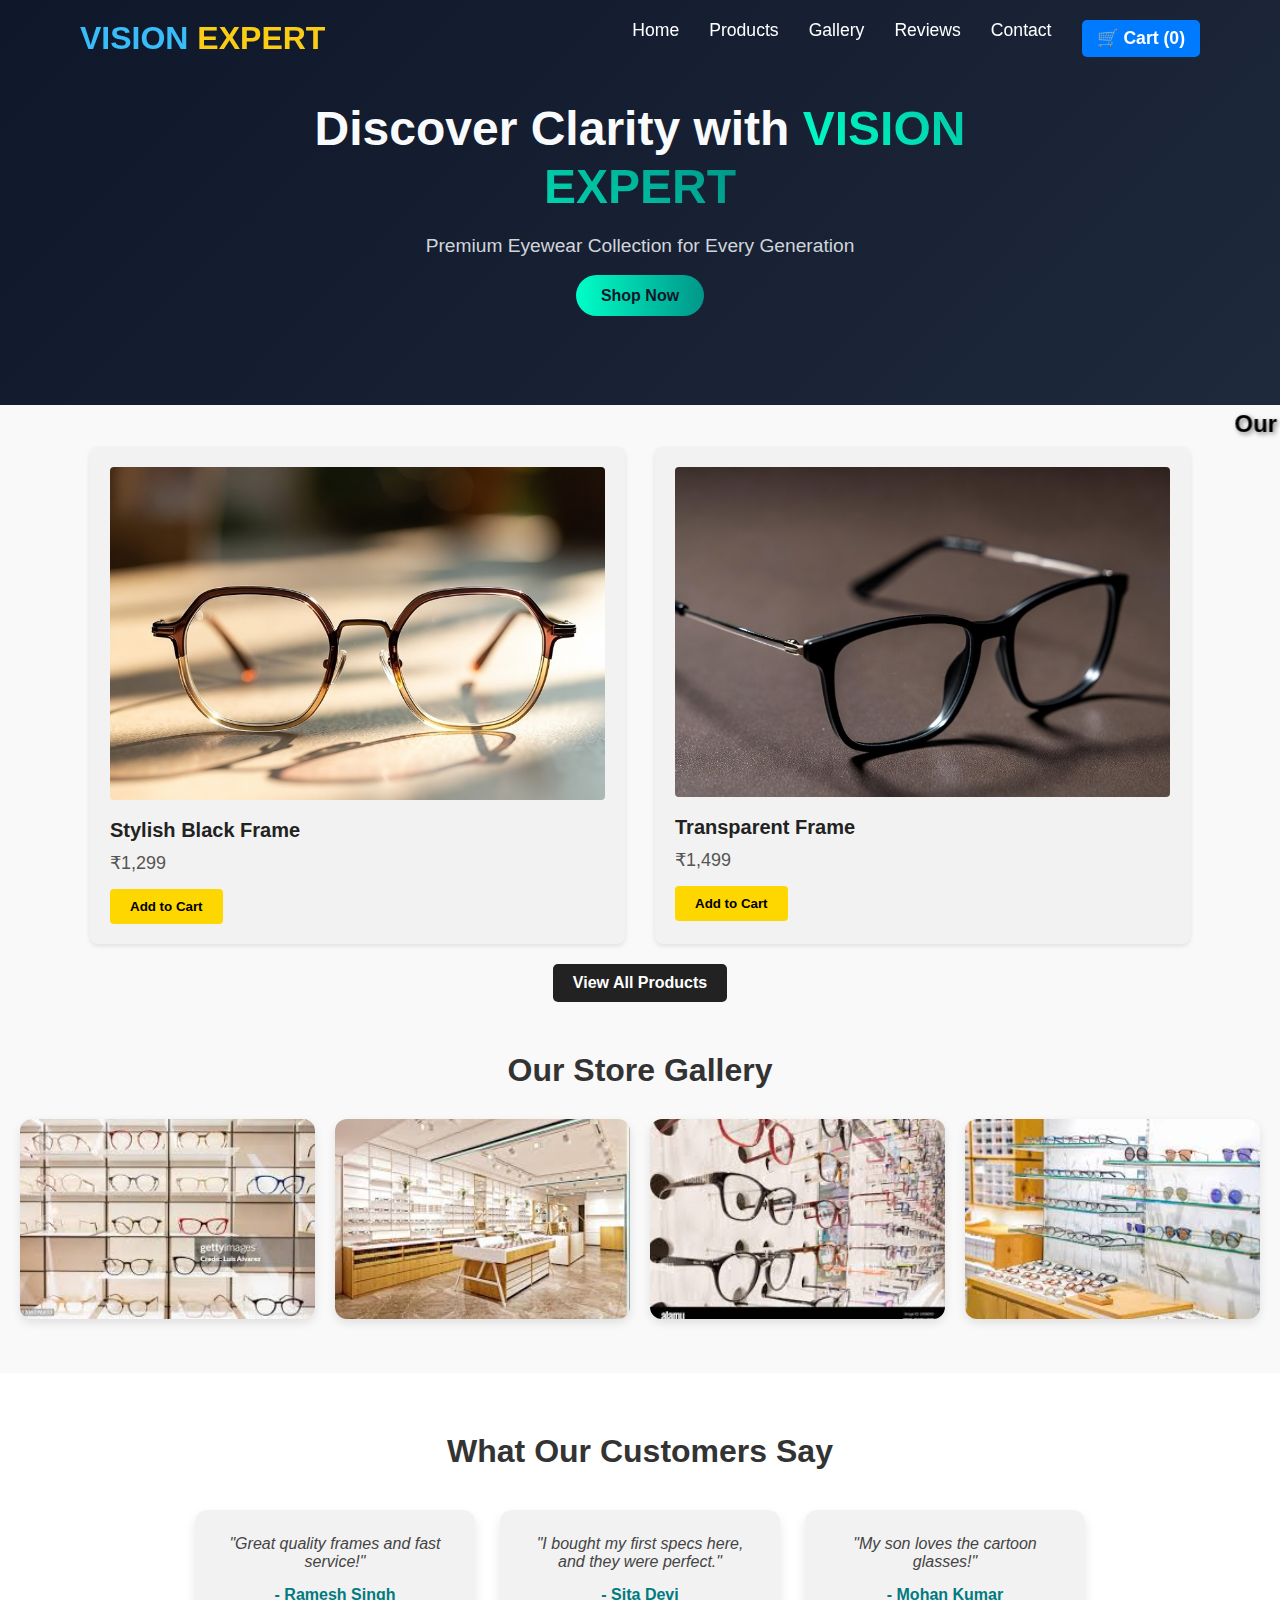
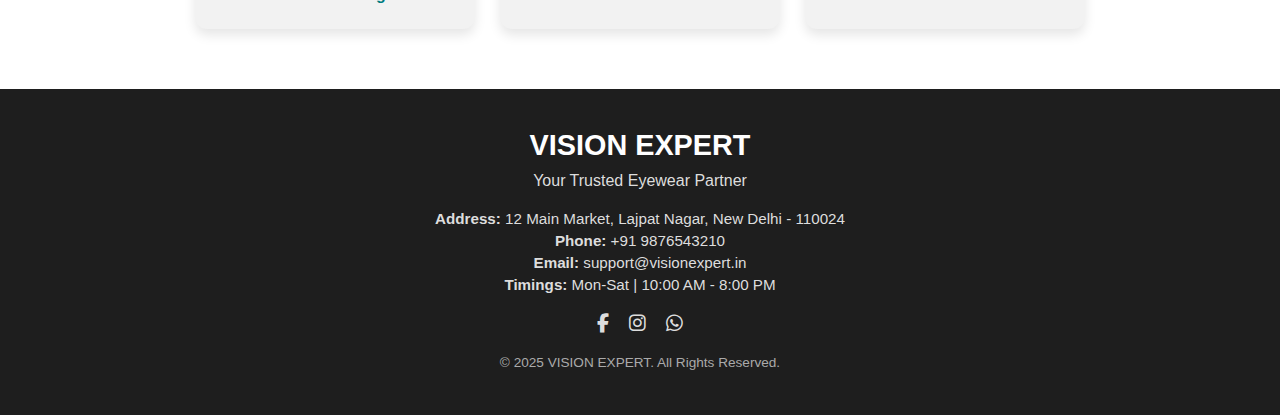
<file: index.html>
<!DOCTYPE html>
<html lang="en">
<head>
  <meta charset="UTF-8" />
  <meta name="viewport" content="width=device-width, initial-scale=1.0" />
  <title>VISION EXPERT - Eyeglasses Shop</title>
  <link rel="stylesheet" href="css/style.css" />
  <link rel="stylesheet" href="https://cdnjs.cloudflare.com/ajax/libs/font-awesome/6.4.0/css/all.min.css">

</head>
<body class="home-page">

  <!-- ===== Header ===== -->
  <header id="main-header">
  <div class="container">
    <div class="logo">VISION <span>EXPERT</span></div>
    <div class="menu-toggle" onclick="toggleMenu()">☰</div>
    <nav class="navbar">
      <a href="index.html">Home</a>
      <a href="products.html">Products</a>
      <a href="#gallery">Gallery</a>
      <a href="#testimonials">Reviews</a>
      <a href="contact.html">Contact</a>
      <a href="cart.html" class="cart-link">
  🛒 Cart <span id="cart-count">(0)</span>
</a>
    </nav>
  </div>
</header>


  <!-- ===== Hero Section ===== -->
  <section class="hero-banner">
  <div class="hero-content">
    <h1>Discover Clarity with <span>VISION EXPERT</span></h1>
    <p>Premium Eyewear Collection for Every Generation</p>
    <a href="#products" class="cta-button">Shop Now</a>
  </div>
</section>



  <!-- ===== Product Section ===== -->
<section class="featured-products">
  <marquee behavior="" direction="">
  <h2 style="margin: 5px; 
             text-shadow: 2px 2px 5px rgba(0,0,0,0.5);">
    Our Featured Eyewear
  </h2>
</marquee>
  <div class="product-grid">

    <div class="product-card">
      <img src="images/glass1" alt="Black Frame" />
      <h3>Stylish Black Frame</h3>
      <p>₹1,299</p>
      <button class="add-to-cart" data-id="1001" data-name="Stylish Black Frame" data-price="1299" data-img="images/glass1">
    Add to Cart
  </button>
      <!-- <a class="btn whatsapp" href="https://wa.me/918923405185?text=Hi, I want to order Stylish Black Frame from Vision Expert" target="_blank">Order on WhatsApp</a> -->
    </div>

    <div class="product-card">
      <img src="images/glass2" alt="Transparent Frame" />
      <h3>Transparent Frame</h3>
      <p>₹1,499</p>
      <button class="add-to-cart" data-id="1002" data-name="Transparent Frame" data-price="1499" data-img="images/glass2">
    Add to Cart
  </button>
      <!-- <a class="btn whatsapp" href="https://wa.me/918923405185?text=Hi, I want to order Transparent Frame from Vision Expert" target="_blank">Order on WhatsApp</a> -->
    </div>

  </div>

  

  </div>

  <div style="text-align: center; margin-top: 20px;">
    <a href="products.html" class="btn">View All Products</a>
  </div>
</section>


<!-- Store Gallery section  -->

<section class="gallery" id="gallery">
  <h2>Our Store Gallery</h2>
  <div class="gallery-container">
    <div class="gallery-item">
      <img src="images/gallery1.jpeg" alt="Store View 1" />
    </div>
    <div class="gallery-item">
      <img src="images/gallery2.jpeg" alt="Frames Display" />
    </div>
    <div class="gallery-item">
      <img src="images/gallery3.jpeg" alt="Customer with Glasses" />
    </div>
    <div class="gallery-item">
      <img src="images/gallery4.jpeg" alt="Vision Expert Inside" />
    </div>
  </div>
</section>

<!-- Feedbck Section  -->
<section class="testimonials" id="testimonials">
  <h2>What Our Customers Say</h2>
  <div class="testimonial-container">
    <div class="testimonial-card">
      <p>"Great quality frames and fast service!"</p>
      <h4>- Ramesh Singh</h4>
    </div>
    <div class="testimonial-card">
      <p>"I bought my first specs here, and they were perfect."</p>
      <h4>- Sita Devi</h4>
    </div>
    <div class="testimonial-card">
      <p>"My son loves the cartoon glasses!"</p>
      <h4>- Mohan Kumar</h4>
    </div>
  </div>
</section>



<footer class="footer">
  <div class="footer-content">
    <h3>VISION EXPERT</h3>
    <p>Your Trusted Eyewear Partner</p>

    <div class="footer-info">
      <p><strong>Address:</strong> 12 Main Market, Lajpat Nagar, New Delhi - 110024</p>
      <p><strong>Phone:</strong> +91 9876543210</p>
      <p><strong>Email:</strong> support@visionexpert.in</p>
      <p><strong>Timings:</strong> Mon-Sat | 10:00 AM - 8:00 PM</p>
    </div>

    <div class="social-links">
      <a href="#"><i class="fab fa-facebook-f"></i></a>
      <a href="#"><i class="fab fa-instagram"></i></a>
      <a href="#"><i class="fab fa-whatsapp"></i></a>
    </div>

    <p class="copyright">
      &copy; 2025 VISION EXPERT. All Rights Reserved.
    </p>
  </div>
</footer>




  <script src="js/script.js"></script>
</body>
</html>
</file>
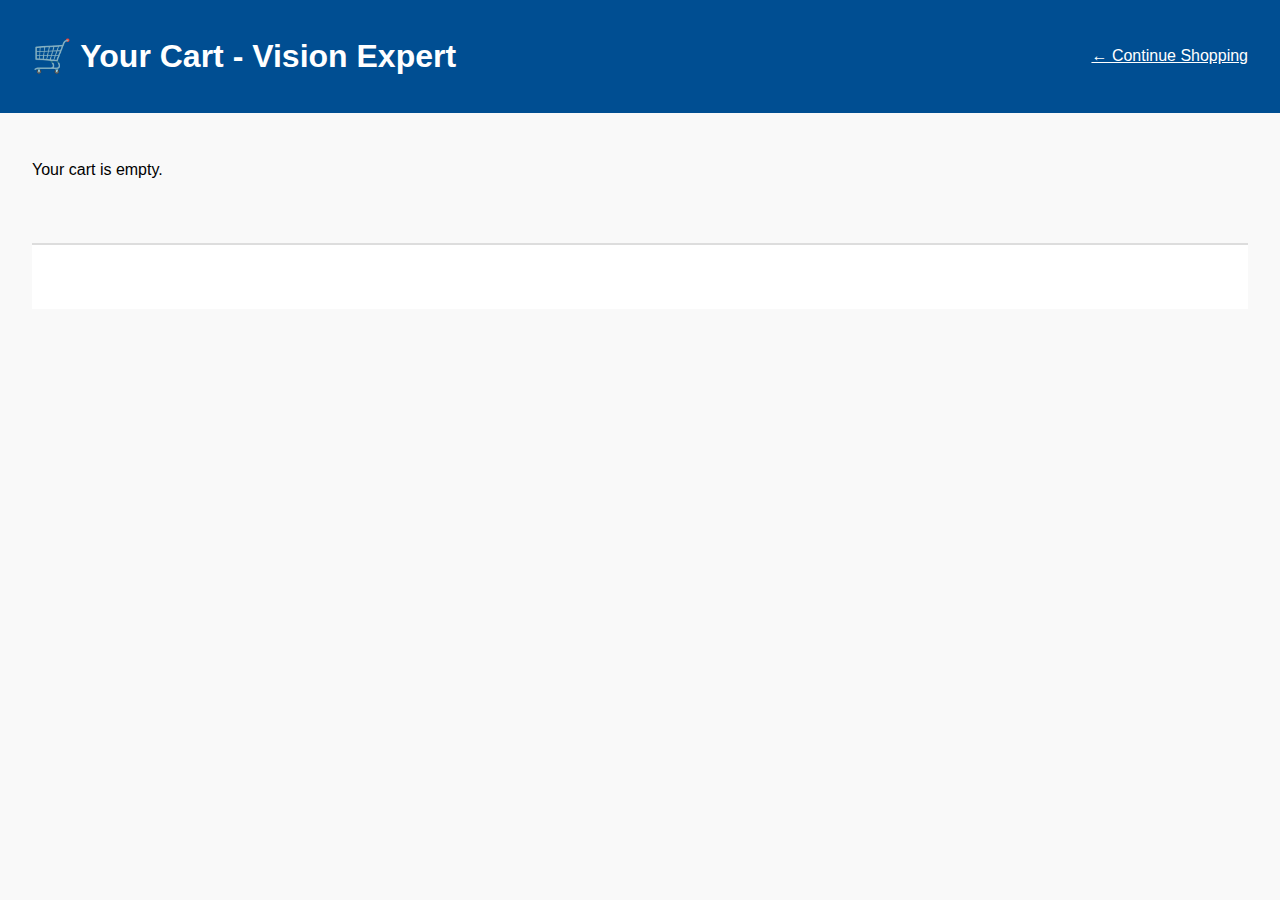
<file: cart.html>
<!-- cart.html -->
<!DOCTYPE html>
<html lang="en">
<head>
  <meta charset="UTF-8">
  <title>Your Cart | Vision Expert</title>
  <link rel="stylesheet" href="css/cart.css">
</head>
<body>

  <header>
    <h1>🛒 Your Cart - Vision Expert</h1>
    <a href="index.html" class="back-home">← Continue Shopping</a>
  </header>

  <main>
    <div class="cart-container" id="cart-container">
      <!-- Cart items will be inserted here by JS -->
    </div>

    <div class="cart-summary" id="cart-summary">
      <!-- Total and checkout -->
    </div>
  </main>

  <script src="js/script.js"></script>
</body>
</html>
</file>
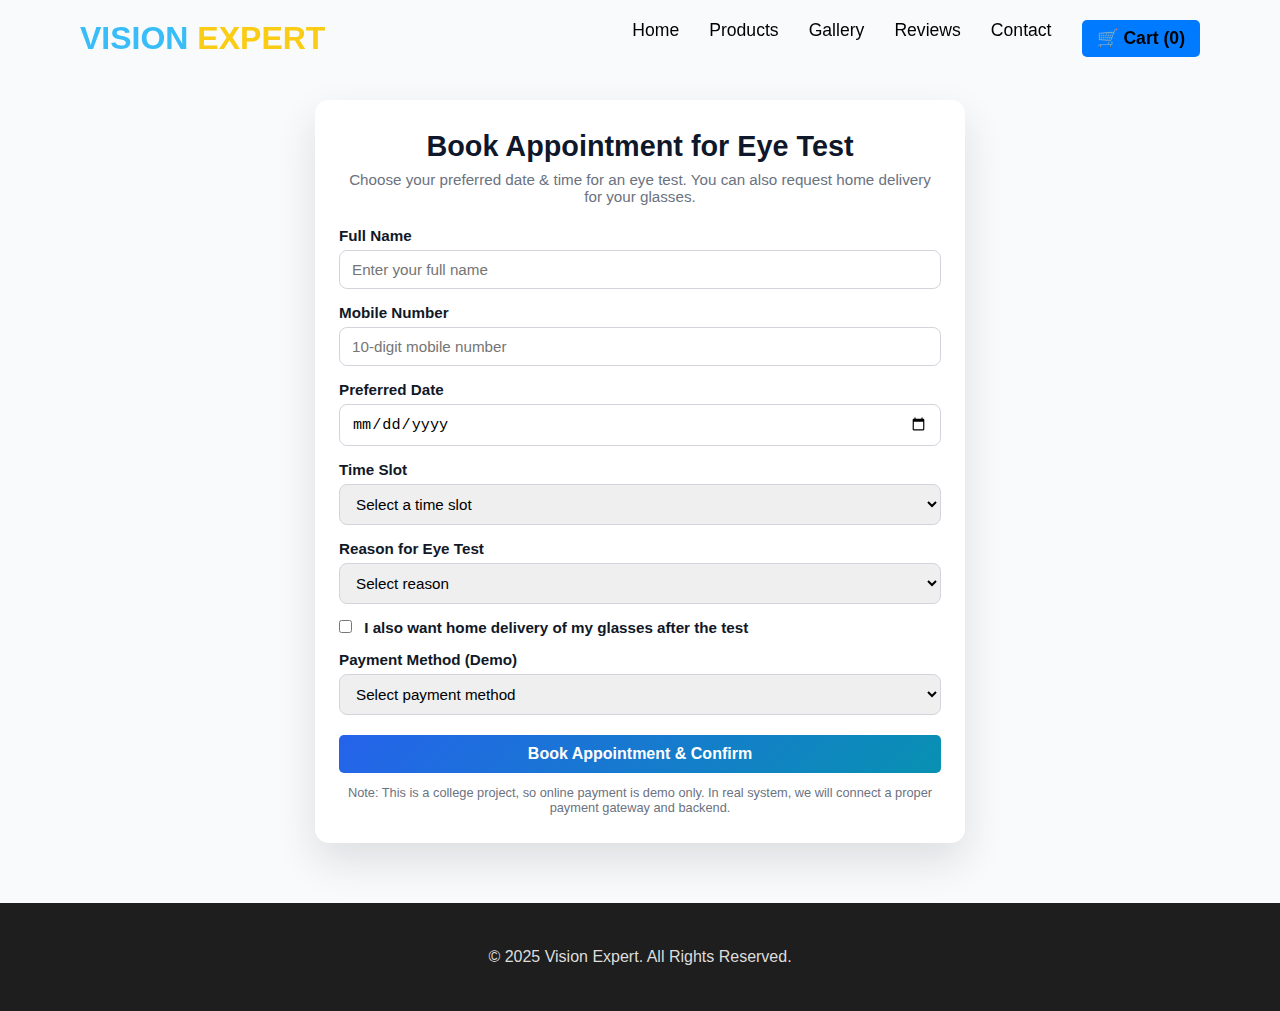
<file: checkout.html>
<!DOCTYPE html>
<html lang="en">
<head>
  <meta charset="UTF-8">
  <meta name="viewport" content="width=device-width, initial-scale=1.0">
  <title>Checkout - Vision Expert</title>
  <link rel="stylesheet" href="css/checkout.css">
  <link rel="stylesheet" href="css/style.css" />
  <style>
    .navbar a{
        color: black    ;
    }
  </style>
</head>
<body>

  <!-- ===== Header ===== -->
  <header id="main-header">
  <div class="container">
    <div class="logo">VISION <span>EXPERT</span></div>
    <div class="menu-toggle" onclick="toggleMenu()">☰</div>
    <nav class="navbar">
      <a href="index.html">Home</a>
      <a href="products.html">Products</a>
      <a href="#gallery">Gallery</a>
      <a href="#testimonials">Reviews</a>
      <a href="contact.html">Contact</a>
      <a href="cart.html" class="cart-link">
  🛒 Cart <span id="cart-count">(0)</span>
</a>
    </nav>
  </div>
</header>

  <!-- checkout.html (sirf main part) -->
<main class="checkout-page">
  <section class="appointment-box">
    <h2>Book Appointment for Eye Test</h2>
    <p class="appointment-subtitle">
      Choose your preferred date & time for an eye test. You can also request home delivery for your glasses.
    </p>

    <form id="appointment-form">
      <!-- Name -->
      <div class="form-row">
        <label for="cust-name">Full Name</label>
        <input type="text" id="cust-name" required placeholder="Enter your full name">
      </div>

      <!-- Phone -->
      <div class="form-row">
        <label for="cust-phone">Mobile Number</label>
        <input type="tel" id="cust-phone" required pattern="[0-9]{10}" placeholder="10-digit mobile number">
      </div>

      <!-- Date -->
      <div class="form-row">
        <label for="appt-date">Preferred Date</label>
        <input type="date" id="appt-date" required>
      </div>

      <!-- Time Slot -->
      <div class="form-row">
        <label for="appt-slot">Time Slot</label>
        <select id="appt-slot" required>
          <option value="">Select a time slot</option>
          <option>10:00 AM – 11:00 AM</option>
          <option>11:00 AM – 12:00 PM</option>
          <option>01:00 PM – 02:00 PM</option>
          <option>02:00 PM – 03:00 PM</option>
          <option>04:00 PM – 05:00 PM</option>
        </select>
      </div>

      <!-- Reason -->
      <div class="form-row">
        <label for="appt-reason">Reason for Eye Test</label>
        <select id="appt-reason" required>
          <option value="">Select reason</option>
          <option>Routine eye checkup</option>
          <option>Headache / eye strain</option>
          <option>Blurry or unclear vision</option>
          <option>New glasses / change in power</option>
          <option>Doctor recommendation</option>
        </select>
      </div>

      <!-- Home delivery -->
      <div class="form-row checkbox-row">
        <label>
          <input type="checkbox" id="home-delivery">
          I also want home delivery of my glasses after the test
        </label>
      </div>

      <!-- Address (show only if checkbox checked) -->
      <div class="form-row" id="address-row" style="display:none;">
        <label for="delivery-address">Delivery Address</label>
        <textarea id="delivery-address" placeholder="House no., Street, Area, City, Pincode"></textarea>
      </div>

      <!-- Payment method (demo) -->
      <div class="form-row">
        <label for="payment-method">Payment Method (Demo)</label>
        <select id="payment-method" required>
          <option value="">Select payment method</option>
          <option>Pay at store after test</option>
          <option>UPI (Demo)</option>
          <option>Debit / Credit Card (Demo)</option>
        </select>
      </div>

      <button type="submit" class="btn primary-btn">
        Book Appointment & Confirm
      </button>
    </form>

    <p class="small-note">
      Note: This is a college project, so online payment is demo only. In real system, we will connect a proper payment gateway and backend.
    </p>
  </section>
</main>


  <!-- Footer -->
  <footer class="footer">
    <p>© 2025 Vision Expert. All Rights Reserved.</p>
  </footer>

  <script src="js/checkout.js"></script>
</body>
</html>
</file>
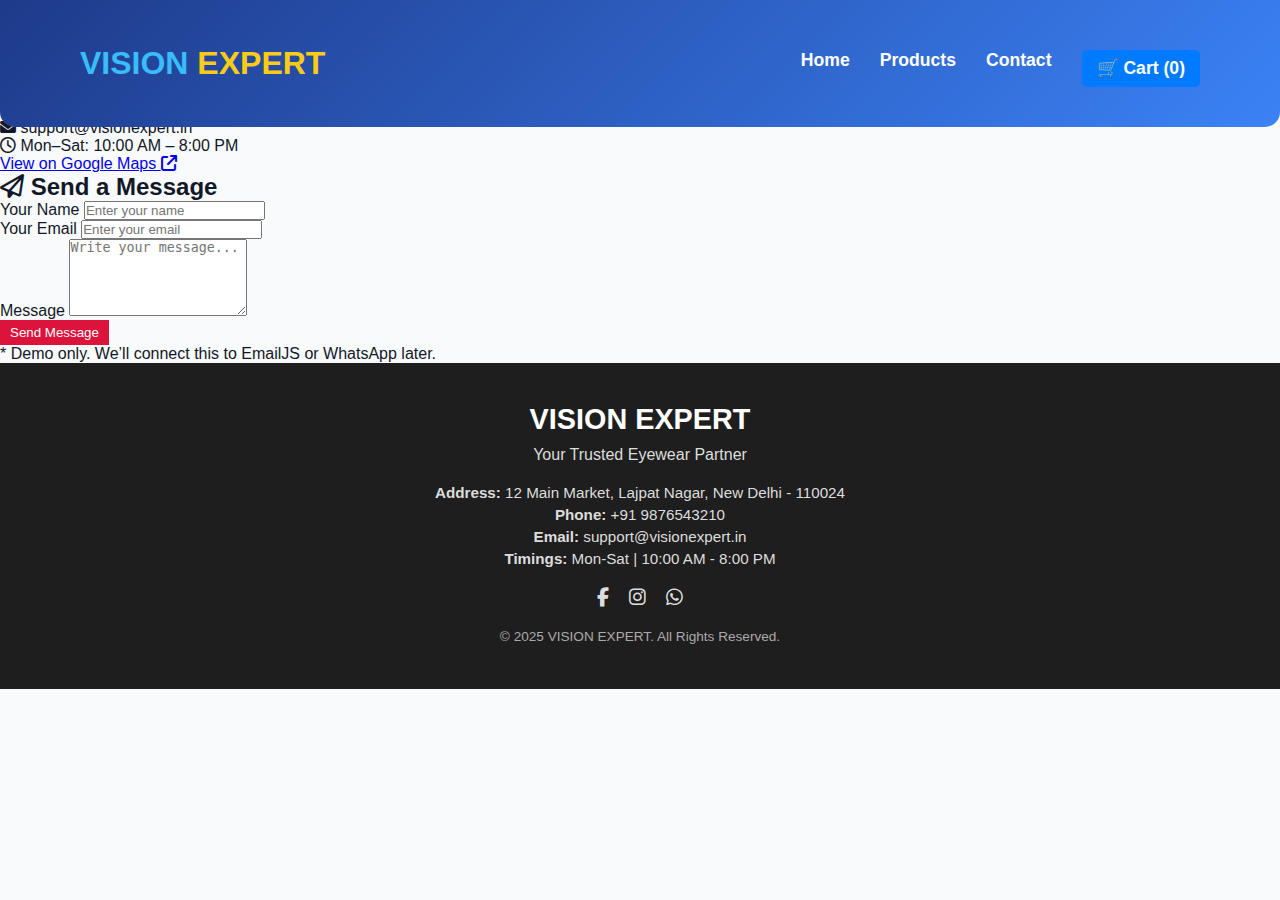
<file: contact.html>
<!DOCTYPE html>
<html lang="en">
<head>
  <meta charset="UTF-8" />
  <meta name="viewport" content="width=device-width, initial-scale=1.0"/>
  <title>Contact Us | Vision Expert</title>

  <!-- Global styles (your existing) -->
  <link rel="stylesheet" href="css/style.css" />
  <!-- Contact page styles (new/additional) -->
  <link rel="stylesheet" href="css/contact.css" />
  <!-- Icons (optional) -->
  <link rel="stylesheet" href="https://cdnjs.cloudflare.com/ajax/libs/font-awesome/6.4.0/css/all.min.css">
</head>

<body class="contact-page">
  <!-- Header (same structure as products.html) -->
  <header id="main-header">
    <div class="container">
      <div class="logo">VISION <span>EXPERT</span></div>
      <div class="menu-toggle" onclick="toggleMenu()">☰</div>
      <nav class="navbar">
        <a href="index.html">Home</a>
        <a href="products.html">Products</a>
        <a href="contact.html" class="active">Contact</a>
        <a href="cart.html" class="cart-link">🛒 Cart <span id="cart-count">(0)</span></a>
      </nav>
    </div>
  </header>

  <main class="contact-wrapper">
    <!-- Hero -->
    <section class="contact-hero">
      <h1>Get in Touch</h1>
      <p>Have a question about frames, lenses or orders? We’re here to help.</p>
    </section>

    <!-- 2-column grid -->
    <section class="contact-grid">
      <!-- Details card -->
      <div class="contact-card details">
        <h2><i class="fa-solid fa-store"></i> Store Details</h2>
        <ul class="details-list">
          <li><i class="fa-solid fa-location-dot"></i> 12 Main Market, Lajpat Nagar, New Delhi - 110024</li>
          <li><i class="fa-solid fa-phone"></i> +91 98765 43210</li>
          <li><i class="fa-solid fa-envelope"></i> support@visionexpert.in</li>
          <li><i class="fa-regular fa-clock"></i> Mon–Sat: 10:00 AM – 8:00 PM</li>
        </ul>
        <a class="map-link" href="https://maps.google.com/?q=Lajpat+Nagar+New+Delhi+110024" target="_blank">
          View on Google Maps <i class="fa-solid fa-arrow-up-right-from-square"></i>
        </a>
      </div>

      <!-- Form card -->
      <div class="contact-card form">
        <h2><i class="fa-regular fa-paper-plane"></i> Send a Message</h2>
        <form id="contact-form" novalidate>
          <div class="field">
            <label for="name">Your Name</label>
            <input id="name" type="text" placeholder="Enter your name" required>
          </div>

          <div class="field">
            <label for="email">Your Email</label>
            <input id="email" type="email" placeholder="Enter your email" required>
          </div>

          <div class="field">
            <label for="message">Message</label>
            <textarea id="message" rows="5" placeholder="Write your message..." required></textarea>
          </div>

          <button type="submit" class="btn-primary">Send Message</button>
          <p class="form-note">* Demo only. We’ll connect this to EmailJS or WhatsApp later.</p>
        </form>
      </div>
    </section>
  </main>

  <!-- Footer (reuse your existing footer style/markup) -->
  <footer class="footer">
    <div class="footer-content">
      <h3>VISION EXPERT</h3>
      <p>Your Trusted Eyewear Partner</p>
      <div class="footer-info">
        <p><strong>Address:</strong> 12 Main Market, Lajpat Nagar, New Delhi - 110024</p>
        <p><strong>Phone:</strong> +91 9876543210</p>
        <p><strong>Email:</strong> support@visionexpert.in</p>
        <p><strong>Timings:</strong> Mon-Sat | 10:00 AM - 8:00 PM</p>
      </div>
      <div class="social-links">
        <a href="#"><i class="fab fa-facebook-f"></i></a>
        <a href="#"><i class="fab fa-instagram"></i></a>
        <a href="#"><i class="fab fa-whatsapp"></i></a>
      </div>
      <p class="copyright">© 2025 VISION EXPERT. All Rights Reserved.</p>
    </div>
  </footer>

  <!-- Global JS -->
  <script src="js/script.js"></script>
</body>
</html>
</file>
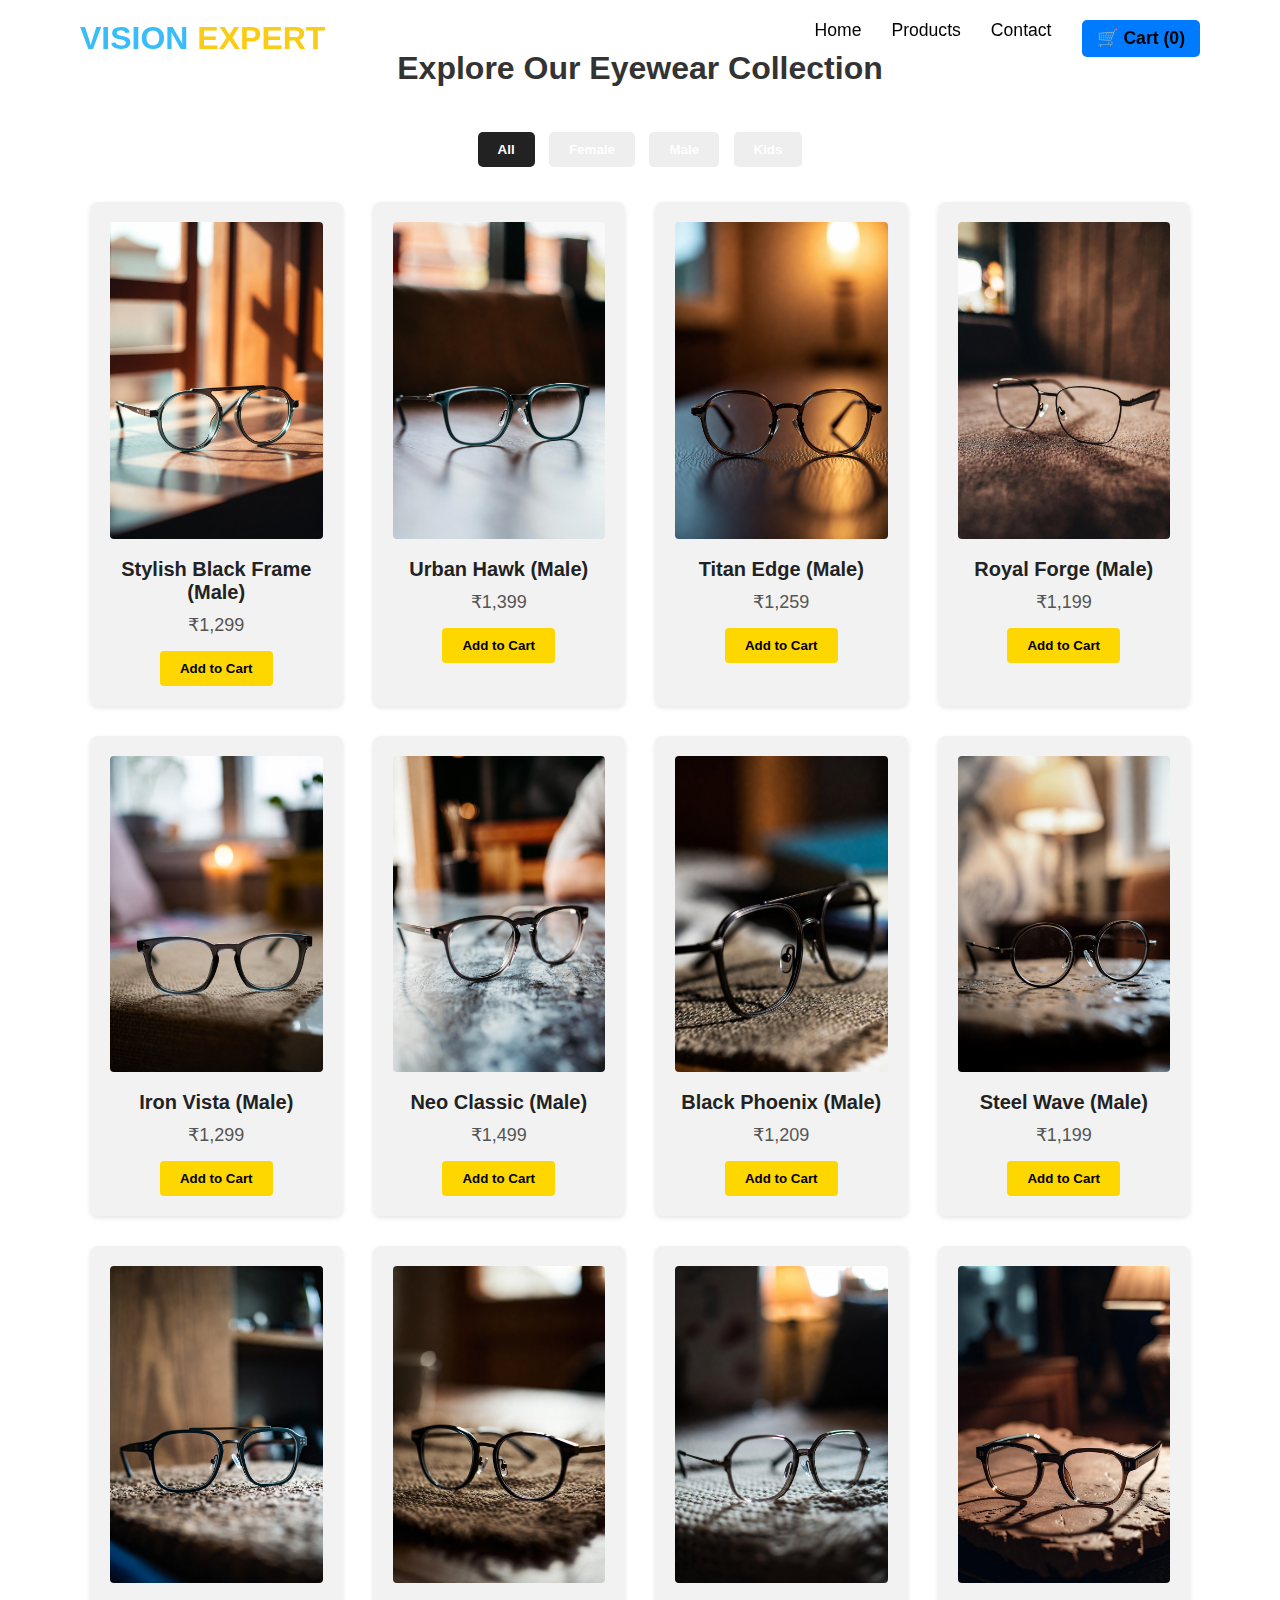
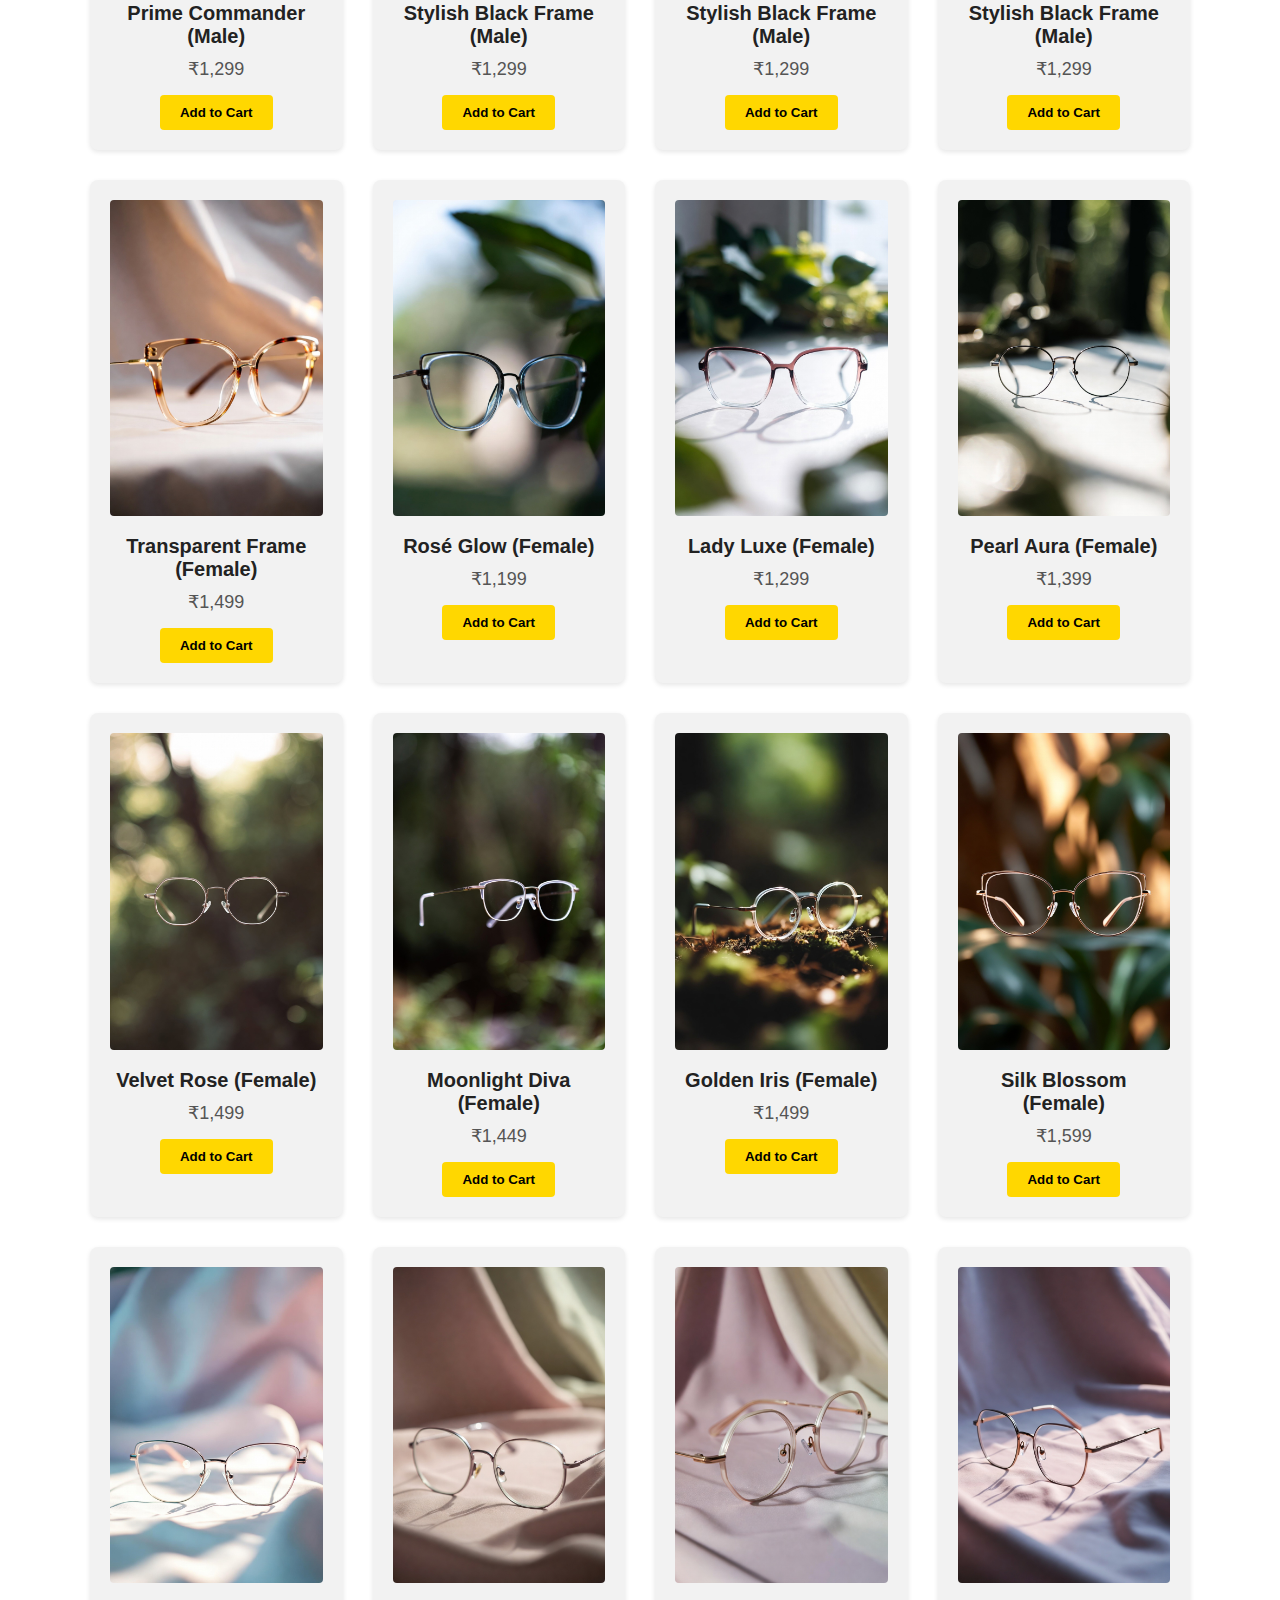
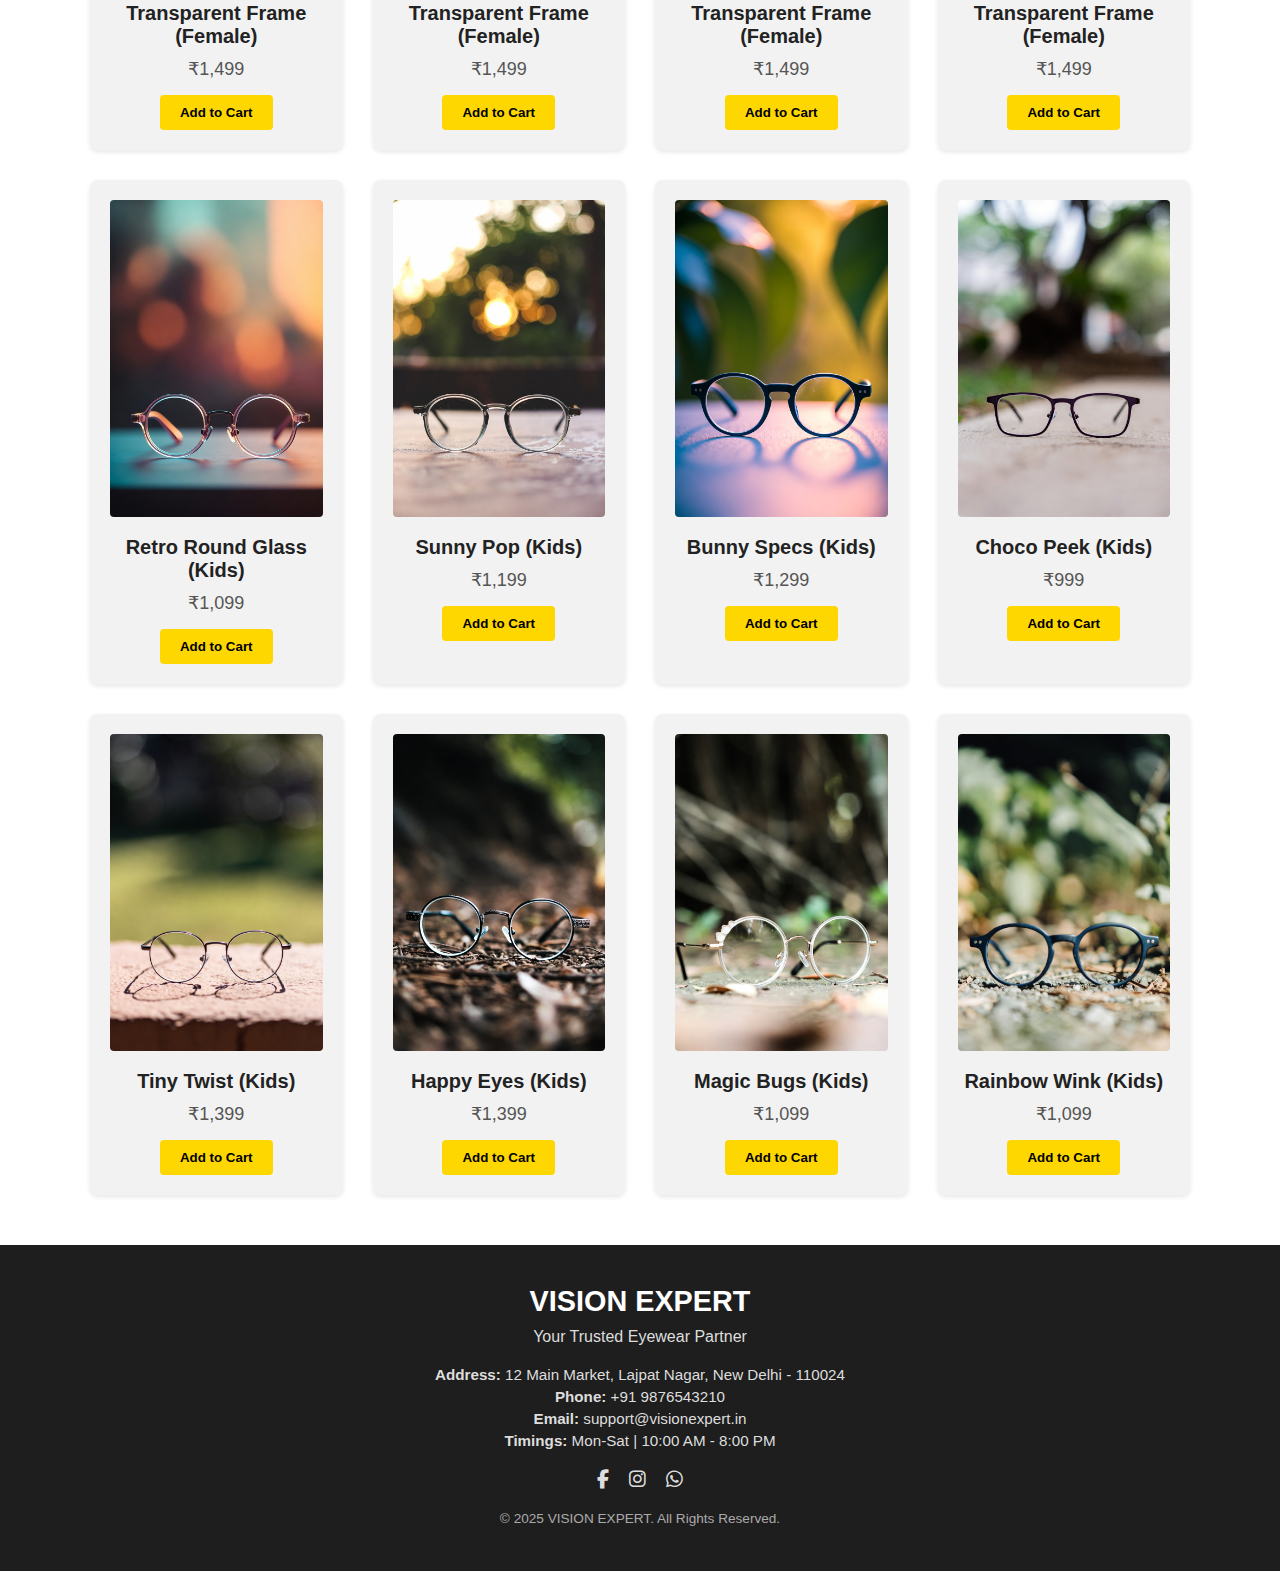
<file: products.html>
<!DOCTYPE html>
<html lang="en">

<head>
  <meta charset="UTF-8" />
  <meta name="viewport" content="width=device-width, initial-scale=1.0" />
  <title>VISION EXPERT - Products</title>
  <link rel="stylesheet" href="css/style.css" />
  <link rel="stylesheet" href="https://cdnjs.cloudflare.com/ajax/libs/font-awesome/6.4.0/css/all.min.css">

</head>

<body class="product-page">

  <!-- ===== Header ===== -->
  <header id="main-header">
    <div class="container">
      <div class="logo">VISION <span>EXPERT</span></div>
      <div class="menu-toggle" onclick="toggleMenu()">☰</div>
      <nav class="navbar">
        <a href="index.html">Home</a>
        <a href="products.html">Products</a>
        <!-- <a href="#gallery">Gallery</a> -->
        <!-- <a href="#testimonials">Reviews</a> -->
        <a href="contact.html">Contact</a>
        <a href="cart.html" class="cart-link">
          🛒 Cart <span id="cart-count">(0)</span>
        </a>
      </nav>
    </div>
  </header>

  <!-- ===== Product Section ===== -->
  <section class="products">
    <h2 class="section-title">Explore Our Eyewear Collection</h2>

    <!-- Category Tabs -->
    <div class="tabs">
      <button class="tab active" onclick="filterProducts('all')">All</button>
      <button class="tab" onclick="filterProducts('female')">Female</button>
      <button class="tab" onclick="filterProducts('male')">Male</button>
      <button class="tab" onclick="filterProducts('kids')">Kids</button>
    </div>

    <!-- Product Grid -->
    <div class="product-grid">
      <!-- 1st M-->
      <div class="product-card" data-category="male">
        <img src="images/m1.png" alt="Black Frame" />
        <h3>Stylish Black Frame (Male)</h3>
        <p>₹1,299</p>
        <button class="add-to-cart" data-id="101" data-name="Stylish Black Frame" data-price="1299"
          data-img="images/m1.png">
          Add to Cart
        </button>
        <!-- <a class="btn whatsapp" href="https://wa.me/918923405185?text=Hi, I want to order Stylish Black Frame from Vision Expert" target="_blank">Order on WhatsApp</a> -->
      </div>

      <!-- 2n M -->
      <div class="product-card" data-category="male">
        <img src="images/m2.png" alt="Black Frame" />
        <h3> Urban Hawk (Male) </h3>
        <p>₹1,399</p>
        <button class="add-to-cart" data-id="102" data-name="Urban Hawk" data-price="1399"
          data-img="images/m2.png">
          Add to Cart
        </button>
        <!-- <a class="btn whatsapp" href="https://wa.me/918923405185?text=Hi, I want to order Stylish Black Frame from Vision Expert" target="_blank">Order on WhatsApp</a> -->
      </div>
      <!-- 3 M -->
      <div class="product-card" data-category="male">
        <img src="images/m3.png" alt="Black Frame" />
        <h3>Titan Edge (Male)</h3>
        <p>₹1,259</p>
        <button class="add-to-cart" data-id="103" data-name="Titan Edge" data-price="1259"
          data-img="images/m3.png">
          Add to Cart
        </button>
        <!-- <a class="btn whatsapp" href="https://wa.me/918923405185?text=Hi, I want to order Stylish Black Frame from Vision Expert" target="_blank">Order on WhatsApp</a> -->
      </div>
      <!-- 4 M -->
      <div class="product-card" data-category="male">
        <img src="images/m4.png" alt="Black Frame" />
        <h3>Royal Forge (Male)</h3>
        <p>₹1,199</p>
        <button class="add-to-cart" data-id="104" data-name="Royal Forge" data-price="1199"
          data-img="images/m4.png">
          Add to Cart
        </button>
        <!-- <a class="btn whatsapp" href="https://wa.me/918923405185?text=Hi, I want to order Stylish Black Frame from Vision Expert" target="_blank">Order on WhatsApp</a> -->
      </div>
      <!-- 5 M -->
      <div class="product-card" data-category="male">
        <img src="images/m5.png" alt="Black Frame" />
        <h3>Iron Vista (Male)</h3>
        <p>₹1,299</p>
        <button class="add-to-cart" data-id="105" data-name="Iron Vista" data-price="1299"
          data-img="images/m5.png">
          Add to Cart
        </button>
        <!-- <a class="btn whatsapp" href="https://wa.me/918923405185?text=Hi, I want to order Stylish Black Frame from Vision Expert" target="_blank">Order on WhatsApp</a> -->
      </div>
      <!-- 6 M -->
      <div class="product-card" data-category="male">
        <img src="images/m6.png" alt="Black Frame" />
        <h3>Neo Classic (Male)</h3>
        <p>₹1,499</p>
        <button class="add-to-cart" data-id="106" data-name="Neo Classic" data-price="1499"
          data-img="images/m6.png">
          Add to Cart
        </button>
        <!-- <a class="btn whatsapp" href="https://wa.me/918923405185?text=Hi, I want to order Stylish Black Frame from Vision Expert" target="_blank">Order on WhatsApp</a> -->
      </div>
      <!-- 7 M -->
      <div class="product-card" data-category="male">
        <img src="images/m7.png" alt="Black Frame" />
        <h3>Black Phoenix (Male)</h3>
        <p>₹1,209</p>
        <button class="add-to-cart" data-id="107" data-name="Black Phoenix" data-price="1209"
          data-img="images/m7.png">
          Add to Cart
        </button>
        <!-- <a class="btn whatsapp" href="https://wa.me/918923405185?text=Hi, I want to order Stylish Black Frame from Vision Expert" target="_blank">Order on WhatsApp</a> -->
      </div>
      <!-- 8 M -->
      <div class="product-card" data-category="male">
        <img src="images/m8.png" alt="Black Frame" />
        <h3>Steel Wave (Male)</h3>
        <p>₹1,199</p>
        <button class="add-to-cart" data-id="108" data-name="Steel Wave" data-price="1199"
          data-img="images/m8.png">
          Add to Cart
        </button>
        <!-- <a class="btn whatsapp" href="https://wa.me/918923405185?text=Hi, I want to order Stylish Black Frame from Vision Expert" target="_blank">Order on WhatsApp</a> -->
      </div>
      <!-- 9 M -->
      <div class="product-card" data-category="male">
        <img src="images/m9.png" alt="Black Frame" />
        <h3>Prime Commander (Male)</h3>
        <p>₹1,299</p>
        <button class="add-to-cart" data-id="109" data-name="Prime Commander" data-price="1299"
          data-img="images/m9.png">
          Add to Cart
        </button>
        <!-- <a class="btn whatsapp" href="https://wa.me/918923405185?text=Hi, I want to order Stylish Black Frame from Vision Expert" target="_blank">Order on WhatsApp</a> -->
      </div>
      <!-- 10 M -->
      <div class="product-card" data-category="male">
        <img src="images/m10.png" alt="Black Frame" />
        <h3>Stylish Black Frame (Male)</h3>
        <p>₹1,299</p>
        <button class="add-to-cart" data-id="110" data-name="Stylish Black Frame" data-price="1299"
          data-img="images/m10.png">
          Add to Cart
        </button>
        <!-- <a class="btn whatsapp" href="https://wa.me/918923405185?text=Hi, I want to order Stylish Black Frame from Vision Expert" target="_blank">Order on WhatsApp</a> -->
      </div>
      <!-- 11 M -->
      <div class="product-card" data-category="male">
        <img src="images/m11.png" alt="Black Frame" />
        <h3>Stylish Black Frame (Male)</h3>
        <p>₹1,299</p>
        <button class="add-to-cart" data-id="111" data-name="Stylish Black Frame" data-price="1299"
          data-img="images/m11.png">
          Add to Cart
        </button>
        <!-- <a class="btn whatsapp" href="https://wa.me/918923405185?text=Hi, I want to order Stylish Black Frame from Vision Expert" target="_blank">Order on WhatsApp</a> -->
      </div>
      <!-- 12 M -->
      <div class="product-card" data-category="male">
        <img src="images/m12.png" alt="Black Frame" />
        <h3>Stylish Black Frame (Male)</h3>
        <p>₹1,299</p>
        <button class="add-to-cart" data-id="112" data-name="Stylish Black Frame" data-price="1299"
          data-img="images/m12.png">
          Add to Cart
        </button>
        <!-- <a class="btn whatsapp" href="https://wa.me/918923405185?text=Hi, I want to order Stylish Black Frame from Vision Expert" target="_blank">Order on WhatsApp</a> -->
      </div>


      <!-- f1 -->
      <div class="product-card" data-category="female">
        <img src="images/f1.png" alt="Transparent Frame" />
        <h3>Transparent Frame (Female)</h3>
        <p>₹1,499</p>
        <button class="add-to-cart" data-id="113" data-name="Transparent Frame (Female)" data-price="1499"
          data-img="images/f1">
          Add to Cart
        </button>
        <!-- <a class="btn whatsapp" href="https://wa.me/918923405185?text=Hi, I want to order Transparent Frame from Vision Expert" target="_blank">Order on WhatsApp</a> -->

      </div>
      <!-- f2 -->
      <div class="product-card" data-category="female">
        <img src="images/f2.png" alt="Transparent Frame" />
        <h3>Rosé Glow (Female)</h3>
        <p>₹1,199</p>
        <button class="add-to-cart" data-id="114" data-name="Rosé Glow (Female)" data-price="1199"
          data-img="images/f2">
          Add to Cart
        </button>
        <!-- <a class="btn whatsapp" href="https://wa.me/918923405185?text=Hi, I want to order Transparent Frame from Vision Expert" target="_blank">Order on WhatsApp</a> -->

      </div>
      <!-- f3 -->
      <div class="product-card" data-category="female">
        <img src="images/f3.png" alt="Lady Luxe" />
        <h3>Lady Luxe (Female)</h3>
        <p>₹1,299</p>
        <button class="add-to-cart" data-id="115" data-name="Lady Luxe (Female)" data-price="1299"
          data-img="images/f3">
          Add to Cart
        </button>
        <!-- <a class="btn whatsapp" href="https://wa.me/918923405185?text=Hi, I want to order Transparent Frame from Vision Expert" target="_blank">Order on WhatsApp</a> -->

      </div>
      <!-- f4 -->
      <div class="product-card" data-category="female">
        <img src="images/f4.png" alt="Transparent Frame" />
        <h3>Pearl Aura (Female)</h3>
        <p>₹1,399</p>
        <button class="add-to-cart" data-id="116" data-name="Pearl Aura (Female)" data-price="1399"
          data-img="images/f4">
          Add to Cart
        </button>
        <!-- <a class="btn whatsapp" href="https://wa.me/918923405185?text=Hi, I want to order Transparent Frame from Vision Expert" target="_blank">Order on WhatsApp</a> -->

      </div>
      <!-- f5 -->
      <div class="product-card" data-category="female">
        <img src="images/f5.png" alt="Transparent Frame" />
        <h3>Velvet Rose (Female)</h3>
        <p>₹1,499</p>
        <button class="add-to-cart" data-id="117" data-name="Velvet Rose (Female)" data-price="1499"
          data-img="images/f5">
          Add to Cart
        </button>
        <!-- <a class="btn whatsapp" href="https://wa.me/918923405185?text=Hi, I want to order Transparent Frame from Vision Expert" target="_blank">Order on WhatsApp</a> -->

      </div>
      <!-- f6 -->
      <div class="product-card" data-category="female">
        <img src="images/f6.png" alt="Transparent Frame" />
        <h3>Moonlight Diva (Female)</h3>
        <p>₹1,449</p>
        <button class="add-to-cart" data-id="118" data-name="Moonlight Diva (Female)" data-price="1449"
          data-img="images/f6">
          Add to Cart
        </button>
        <!-- <a class="btn whatsapp" href="https://wa.me/918923405185?text=Hi, I want to order Transparent Frame from Vision Expert" target="_blank">Order on WhatsApp</a> -->

      </div>
      <!-- f7 -->
      <div class="product-card" data-category="female">
        <img src="images/f7.png" alt="Transparent Frame" />
        <h3>Golden Iris (Female)</h3>
        <p>₹1,499</p>
        <button class="add-to-cart" data-id="119" data-name="Golden Iris (Female)" data-price="1499"
          data-img="images/f7">
          Add to Cart
        </button>
        <!-- <a class="btn whatsapp" href="https://wa.me/918923405185?text=Hi, I want to order Transparent Frame from Vision Expert" target="_blank">Order on WhatsApp</a> -->

      </div>
      <!-- f8 -->
      <div class="product-card" data-category="female">
        <img src="images/f8.png" alt="Transparent Frame" />
        <h3>Silk Blossom (Female)</h3>
        <p>₹1,599</p>
        <button class="add-to-cart" data-id="120" data-name="Silk Blossom (Female)" data-price="1599"
          data-img="images/f9">
          Add to Cart
        </button>
        <!-- <a class="btn whatsapp" href="https://wa.me/918923405185?text=Hi, I want to order Transparent Frame from Vision Expert" target="_blank">Order on WhatsApp</a> -->

      </div>
      <!-- f9 -->
      <div class="product-card" data-category="female">
        <img src="images/f9.png" alt="Transparent Frame" />
        <h3>Transparent Frame (Female)</h3>
        <p>₹1,499</p>
        <button class="add-to-cart" data-id="121" data-name="Transparent Frame (Female)" data-price="1499"
          data-img="images/f9">
          Add to Cart
        </button>
        <!-- <a class="btn whatsapp" href="https://wa.me/918923405185?text=Hi, I want to order Transparent Frame from Vision Expert" target="_blank">Order on WhatsApp</a> -->

      </div>
      <!-- f10 -->
      <div class="product-card" data-category="female">
        <img src="images/f10.png" alt="Transparent Frame" />
        <h3>Transparent Frame (Female)</h3>
        <p>₹1,499</p>
        <button class="add-to-cart" data-id="122" data-name="Transparent Frame (Female)" data-price="1499"
          data-img="images/f10">
          Add to Cart
        </button>
        <!-- <a class="btn whatsapp" href="https://wa.me/918923405185?text=Hi, I want to order Transparent Frame from Vision Expert" target="_blank">Order on WhatsApp</a> -->

      </div>
      <!-- f11 -->
      <div class="product-card" data-category="female">
        <img src="images/f11.png" alt="Transparent Frame" />
        <h3>Transparent Frame (Female)</h3>
        <p>₹1,499</p>
        <button class="add-to-cart" data-id="123" data-name="Transparent Frame (Female)" data-price="1499"
          data-img="images/f11">
          Add to Cart
        </button>
        <!-- <a class="btn whatsapp" href="https://wa.me/918923405185?text=Hi, I want to order Transparent Frame from Vision Expert" target="_blank">Order on WhatsApp</a> -->

      </div>
      <!-- f12 -->
      <div class="product-card" data-category="female">
        <img src="images/f12.png" alt="Transparent Frame" />
        <h3>Transparent Frame (Female)</h3>
        <p>₹1,499</p>
        <button class="add-to-cart" data-id="124" data-name="Transparent Frame (Female)" data-price="1499"
          data-img="images/f12">
          Add to Cart
        </button>
        <!-- <a class="btn whatsapp" href="https://wa.me/918923405185?text=Hi, I want to order Transparent Frame from Vision Expert" target="_blank">Order on WhatsApp</a> -->

      </div>

      <!-- k1 -->
      <div class="product-card" data-category="kids">
        <img src="images/k1.png" alt="Kids Retro Frame" />
        <h3>Retro Round Glass (Kids)</h3>
        <p>₹1,099</p>
        <button class="add-to-cart" data-id="125" data-name="Retro Round Glass (Kids)" data-price="1099"
          data-img="images/k1">
          Add to Cart
        </button>
        <!-- <a class="btn whatsapp" href="https://wa.me/918923405185?text=Hi, I want to order Retro Round Glass from Vision Expert" target="_blank">Order on WhatsApp</a> -->
      </div>
      <!-- k2 -->
      <div class="product-card" data-category="kids">
        <img src="images/k2.png" alt="Kids Retro Frame" />
        <h3>Sunny Pop (Kids)</h3>
        <p>₹1,199</p>
        <button class="add-to-cart" data-id="126" data-name="Sunny Pop (Kids)" data-price="1199"
          data-img="images/k2">
          Add to Cart
        </button>
        <!-- <a class="btn whatsapp" href="https://wa.me/918923405185?text=Hi, I want to order Retro Round Glass from Vision Expert" target="_blank">Order on WhatsApp</a> -->
      </div>
      <!-- k3 -->
      <div class="product-card" data-category="kids">
        <img src="images/k3.png" alt="Kids Retro Frame" />
        <h3>Bunny Specs (Kids)</h3>
        <p>₹1,299</p>
        <button class="add-to-cart" data-id="127" data-name="Bunny Specs (Kids)" data-price="1299"
          data-img="images/k3">
          Add to Cart
        </button>
        <!-- <a class="btn whatsapp" href="https://wa.me/918923405185?text=Hi, I want to order Retro Round Glass from Vision Expert" target="_blank">Order on WhatsApp</a> -->
      </div>
      <!-- k4 -->
      <div class="product-card" data-category="kids">
        <img src="images/k4.png" alt="Kids Retro Frame" />
        <h3>Choco Peek (Kids)</h3>
        <p>₹999</p>
        <button class="add-to-cart" data-id="128" data-name="Choco Peek (Kids)" data-price="999"
          data-img="images/k4">
          Add to Cart
        </button>
        <!-- <a class="btn whatsapp" href="https://wa.me/918923405185?text=Hi, I want to order Retro Round Glass from Vision Expert" target="_blank">Order on WhatsApp</a> -->
      </div>
      <!-- k5 -->
      <div class="product-card" data-category="kids">
        <img src="images/k5.png" alt="Kids Retro Frame" />
        <h3>Tiny Twist (Kids)</h3>
        <p>₹1,399</p>
        <button class="add-to-cart" data-id="129" data-name="Tiny Twist (Kids)" data-price="1399"
          data-img="images/k5">
          Add to Cart
        </button>
        <!-- <a class="btn whatsapp" href="https://wa.me/918923405185?text=Hi, I want to order Retro Round Glass from Vision Expert" target="_blank">Order on WhatsApp</a> -->
      </div>
      <!-- k6 -->
      <div class="product-card" data-category="kids">
        <img src="images/k6.png" alt="Kids Retro Frame" />
        <h3>Happy Eyes (Kids)</h3>
        <p>₹1,399</p>
        <button class="add-to-cart" data-id="130" data-name="Happy Eyes (Kids)" data-price="1399"
          data-img="images/k6">
          Add to Cart
        </button>
        <!-- <a class="btn whatsapp" href="https://wa.me/918923405185?text=Hi, I want to order Retro Round Glass from Vision Expert" target="_blank">Order on WhatsApp</a> -->
      </div>
      <!-- k7 -->
      <div class="product-card" data-category="kids">
        <img src="images/k7.png" alt="Kids Retro Frame" />
        <h3>Magic Bugs (Kids)</h3>
        <p>₹1,099</p>
        <button class="add-to-cart" data-id="131" data-name="Magic Bugs (Kids)" data-price="1099"
          data-img="images/k7">
          Add to Cart
        </button>
        <!-- <a class="btn whatsapp" href="https://wa.me/918923405185?text=Hi, I want to order Retro Round Glass from Vision Expert" target="_blank">Order on WhatsApp</a> -->
      </div>
      <!-- k8 -->
      <div class="product-card" data-category="kids">
        <img src="images/k8.png" alt="Kids Retro Frame" />
        <h3>Rainbow Wink (Kids)</h3>
        <p>₹1,099</p>
        <button class="add-to-cart" data-id="132" data-name="Rainbow Wink (Kids)" data-price="1099"
          data-img="images/k8">
          Add to Cart
        </button>
        <!-- <a class="btn whatsapp" href="https://wa.me/918923405185?text=Hi, I want to order Retro Round Glass from Vision Expert" target="_blank">Order on WhatsApp</a> -->
      </div>





    </div>
  </section>


  <footer class="footer">
    <div class="footer-content">
      <h3>VISION EXPERT</h3>
      <p>Your Trusted Eyewear Partner</p>

      <div class="footer-info">
        <p><strong>Address:</strong> 12 Main Market, Lajpat Nagar, New Delhi - 110024</p>
        <p><strong>Phone:</strong> +91 9876543210</p>
        <p><strong>Email:</strong> support@visionexpert.in</p>
        <p><strong>Timings:</strong> Mon-Sat | 10:00 AM - 8:00 PM</p>
      </div>

      <div class="social-links">
        <a href="#"><i class="fab fa-facebook-f"></i></a>
        <a href="#"><i class="fab fa-instagram"></i></a>
        <a href="#"><i class="fab fa-whatsapp"></i></a>
      </div>

      <p class="copyright">
        &copy; 2025 VISION EXPERT. All Rights Reserved.
      </p>
    </div>
  </footer>


  <script src="js/script.js"></script>
</body>

</html>
</file>
<file: css/cart.css>
/* styles/cart.css */

body {
  font-family: 'Segoe UI', sans-serif;
  margin: 0;
  padding: 0;
  background-color: #f9f9f9;
}

header {
  background-color: #004e92;
  color: white;
  padding: 1rem 2rem;
  display: flex;
  justify-content: space-between;
  align-items: center;
}

.back-home {
  color: white;
  text-decoration: underline;
}

.cart-container {
  padding: 2rem;
  display: grid;
  gap: 1rem;
}

.cart-item {
  display: flex;
  align-items: center;
  background: white;
  padding: 1rem;
  border-radius: 8px;
  box-shadow: 0 2px 6px rgba(0,0,0,0.1);
}

.cart-item img {
  width: 80px;
  height: auto;
  border-radius: 8px;
  margin-right: 1.5rem;
}

.item-details {
  flex-grow: 1;
}

.item-name {
  font-weight: bold;
  margin-bottom: 0.5rem;
}

.item-price {
  color: #555;
}

.item-actions {
  text-align: right;
}

.item-quantity {
  font-weight: bold;
  margin: 0.5rem 0;
}

.remove-btn {
  background: crimson;
  color: white;
  border: none;
  padding: 5px 10px;
  border-radius: 4px;
  cursor: pointer;
}

.cart-summary {
  padding: 2rem;
  text-align: right;
  font-size: 1.2rem;
  background: #fff;
  margin: 1rem 2rem;
  border-top: 2px solid #ddd;
}

.checkout-btn {
  margin-top: 1rem;
  background: #28a745;
  color: white;
  border: none;
  padding: 10px 16px;
  font-size: 1rem;
  border-radius: 6px;
  cursor: pointer;
}


.cart-table-wrapper {
  overflow-x: auto;
  margin-top: 20px;
}

.cart-table {
  width: 100%;
  border-collapse: collapse;
  margin-bottom: 20px;
  min-width: 600px;
}

.cart-table th, .cart-table td {
  border: 1px solid #ccc;
  padding: 10px;
  text-align: center;
}

.cart-table th {
  background-color: #f0f0f0;
}

.remove-btn {
  padding: 5px 10px;
  background-color: #ff4d4d;
  color: white;
  border: none;
  cursor: pointer;
}

.remove-btn:hover {
  background-color: #e60000;
}

.cart-total {
  text-align: right;
  font-size: 1.2rem;
  margin-top: 10px;
}

.checkout-btn {
  background-color: #008080;
  color: white;
  padding: 10px 15px;
  border: none;
  cursor: pointer;
  margin-top: 10px;
}

.checkout-btn:hover {
  background-color: #006666;
}

/* Mobile friendly stack using data-label */
@media (max-width: 600px) {
  .cart-table, .cart-table thead, .cart-table tbody, .cart-table th, .cart-table td, .cart-table tr {
    display: block;
  }

  .cart-table thead {
    display: none;
  }

  .cart-table td {
    position: relative;
    padding-left: 50%;
    text-align: left;
  }

  .cart-table td::before {
    content: attr(data-label);
    position: absolute;
    left: 10px;
    font-weight: bold;
    color: #555;
  }
}
</file>
<file: css/checkout.css>
/* Appointment / Checkout Page */

.checkout-page {
  padding: 100px 20px 60px;
  background: #f9fafb;
}

.appointment-box {
  max-width: 650px;
  margin: 0 auto;
  background: #ffffff;
  border-radius: 14px;
  box-shadow: 0 18px 40px rgba(15, 23, 42, 0.12);
  padding: 30px 24px 28px;
}

.appointment-box h2 {
  text-align: center;
  margin-bottom: 8px;
  font-size: 1.8rem;
  color: #0f172a;
}

.appointment-subtitle {
  text-align: center;
  font-size: 0.95rem;
  color: #6b7280;
  margin-bottom: 22px;
}

.form-row {
  margin-bottom: 15px;
  display: flex;
  flex-direction: column;
  gap: 6px;
}

.form-row label {
  font-weight: 600;
  font-size: 0.95rem;
  color: #111827;
}

.form-row input,
.form-row select,
.form-row textarea {
  padding: 10px 12px;
  border-radius: 8px;
  border: 1px solid #d1d5db;
  font-size: 0.95rem;
  outline: none;
  transition: border-color 0.2s ease, box-shadow 0.2s ease;
}

.form-row input:focus,
.form-row select:focus,
.form-row textarea:focus {
  border-color: #2563eb;
  box-shadow: 0 0 0 1px rgba(37, 99, 235, 0.25);
}

.form-row textarea {
  min-height: 70px;
  resize: vertical;
}

.checkbox-row {
  flex-direction: row;
  align-items: center;
}

.checkbox-row input[type="checkbox"] {
  margin-right: 8px;
}

.primary-btn {
  background: linear-gradient(135deg, #2563eb, #0891b2);
  color: #ffffff;
  border: none;
  padding: 11px 18px;
  font-weight: 600;
  border-radius: 999px;
  cursor: pointer;
  width: 100%;
  margin-top: 5px;
  transition: transform 0.15s ease, box-shadow 0.15s ease, opacity 0.15s ease;
}

.primary-btn:hover {
  opacity: 0.96;
  transform: translateY(-1px);
  box-shadow: 0 8px 18px rgba(15, 23, 42, 0.25);
}

.small-note {
  margin-top: 12px;
  font-size: 0.8rem;
  color: #6b7280;
  text-align: center;
}

/* Mobile tweaks */
@media (max-width: 600px) {
  .appointment-box {
    padding: 22px 16px 20px;
  }
}
</file>
<file: css/contact.css>
/* Contact Page Styling - Modern Theme */

/* General layout */
body {
  background-color: #f9fafb;
  color: #111827;
  font-family: 'Segoe UI', Tahoma, Geneva, Verdana, sans-serif;
  margin: 0;
  padding: 0;
}

/* Header */
header {
  background: linear-gradient(135deg, #1e3a8a, #3b82f6);
  color: white;
  padding: 20px;
  text-align: center;
  border-radius: 0 0 15px 15px;
}

header h1 {
  font-size: 2rem;
  margin: 0;
}

header a {
  color: #f59e0b;
  font-weight: 600;
  text-decoration: none;
  margin-top: 10px;
  display: inline-block;
}
header a:hover {
  color: #d97706;
}

/* Contact Section */
.contact-section {
  background: white;
  padding: 30px;
  margin: 30px auto;
  border-radius: 15px;
  max-width: 700px;
  box-shadow: 0 4px 12px rgba(0,0,0,0.1);
}

.contact-section h2 {
  color: #1e3a8a;
  margin-bottom: 20px;
}

/* Form */
.contact-form {
  display: flex;
  flex-direction: column;
  gap: 15px;
}

.contact-form input,
.contact-form textarea {
  border: 1px solid #d1d5db;
  border-radius: 8px;
  padding: 12px;
  font-size: 1rem;
  transition: 0.3s ease;
}

.contact-form input:focus,
.contact-form textarea:focus {
  border-color: #3b82f6;
  outline: none;
}

/* Button */
.contact-form button {
  background: #f59e0b;
  color: white;
  border: none;
  padding: 14px;
  font-size: 1rem;
  border-radius: 8px;
  cursor: pointer;
  transition: 0.3s ease;
}

.contact-form button:hover {
  background: #d97706;
  transform: scale(1.05);
}

/* Responsive */
@media (max-width: 768px) {
  .contact-section {
    margin: 20px;
    padding: 20px;
  }
  header h1 {
    font-size: 1.5rem;
  }
}
</file>
<file: css/style.css>
/* General Reset */
* {
    margin: 0;
    padding: 0;
    box-sizing: border-box;
}

body {
    font-family: 'Segoe UI', sans-serif;
    background-color: #f9f9f9;
}

/* Header */
/* Header Section */
header {
    position: fixed;
    width: 100%;
    top: 0;
    left: 0;
    z-index: 999;
    background-color: transparent;
    transition: background-color 0.3s ease;
    box-shadow: none;
}

header.scrolled {
    background-color: #0F172A;
    /* Dark blue-gray */
    box-shadow: 0 2px 5px rgba(0, 0, 0, 0.2);
}

header .container {
    display: flex;
    justify-content: space-between;
    align-items: center;
    padding: 20px 40px;
    max-width: 1200px;
    margin: auto;
}

.logo {
    font-size: 2em;
    font-weight: bold;
    color: #38BDF8;
    /* Sky blue */
}

.logo span {
    color: #FACC15;
    /* Amber */
}

.navbar {
    display: flex;
    gap: 30px;
}

.navbar a {
    color: white;
    text-decoration: none;
    font-size: 1.1em;
    transition: color 0.3s ease;
}

.navbar a:hover {
    color: #FACC15;
}

/* Hamburger Icon for Mobile */
.menu-toggle {
    display: none;
    font-size: 1.8em;
    color: white;
    cursor: pointer;
}


.product-page .menu-toggle {
    padding: 8px 10px;
    border: 1px solid #ccc;
    background: lightblue;
    border-radius: 6px;
}

/* Responsive Header */
@media (max-width: 768px) {
    header .container {
        flex-direction: column;
        align-items: flex-start;
        padding: 15px 20px;
    }

    .menu-toggle {
        display: block;
    }

    .navbar {
        display: none;
        flex-direction: column;
        width: 100%;
        background: #0F172A;
        padding: 10px 0;
        border-top: 1px solid #334155;
        margin-top: 10px;
    }
    .product-page .navbar {
        display: none;
        flex-direction: column;
        width: 100%;
        background: white;
        padding: 10px 0;
        border-top: 1px solid #334155;
        margin-top: 10px;
    }

    .navbar a {
        padding: 10px 20px;
        width: 100%;
    }

    .navbar.active {
        display: flex;
    }
}


nav ul {
    list-style: none;
    display: flex;
    gap: 25px;
}

nav ul li a {
    color: white;
    text-decoration: none;
    font-weight: 600;
    font-size: 16px;
}

nav ul li a:hover {
    color: #ffd700;
}


/* Default for dark hero (Home) */
.home-page .navbar a {
    color: white;
}

/* Override for product page (light background) */
.product-page .navbar a {
    color: black;
}


/* Hero Section */
.hero-banner {
    background: linear-gradient(135deg, #0F172A, #1E293B);
    color: #F8FAFC;
    padding: 100px 20px;
    text-align: center;
    position: relative;
    overflow: hidden;
}

.hero-content {
    max-width: 700px;
    margin: auto;
    animation: fadeInUp 1s ease-out;
}

.hero-banner h1 {
    font-size: 3em;
    line-height: 1.2;
    margin-bottom: 20px;
    font-weight: bold;
}

.hero-banner h1 span {
    color: #00FFC8;
    background: -webkit-linear-gradient(45deg, #00FFC8, #009688);
    -webkit-background-clip: text;
    -webkit-text-fill-color: transparent;
}

.hero-banner p {
    font-size: 1.2em;
    margin-bottom: 30px;
    color: #D1D5DB;
}

.cta-button {
    background: linear-gradient(to right, #00FFC8, #009688);
    color: #0F172A;
    padding: 12px 25px;
    font-size: 1em;
    font-weight: bold;
    border: none;
    border-radius: 30px;
    text-decoration: none;
    transition: transform 0.3s ease;
}

.cta-button:hover {
    transform: scale(1.05);
}

/* Animation */
@keyframes fadeInUp {
    from {
        opacity: 0;
        transform: translateY(40px);
    }

    to {
        opacity: 1;
        transform: translateY(0);
    }
}

@media (max-width: 600px) {
    .hero-banner h1 {
        font-size: 2em;
    }

    .cta-button {
        font-size: 0.95em;
        padding: 10px 20px;
    }
}


.btn {
    background-color: #ffd700;
    color: black;
    padding: 12px 25px;
    font-size: 16px;
    border: none;
    text-decoration: none;
    font-weight: bold;
    border-radius: 4px;
    transition: background-color 0.3s;
}

.btn:hover {
    background-color: #e6c200;
}


/* Product Section */
.products {
    padding: 50px 20px;
    background-color: #fff;
    text-align: center;
}

.section-title {
    font-size: 32px;
    margin-bottom: 40px;
    color: #333;
}

.product-grid {
    display: grid;
    grid-template-columns: repeat(auto-fit, minmax(250px, 1fr));
    gap: 30px;
    max-width: 1100px;
    margin: auto;
}

.product-card {
    background-color: #f2f2f2;
    padding: 20px;
    border-radius: 8px;
    box-shadow: 0 2px 5px rgba(0, 0, 0, 0.1);
    transition: transform 0.3s;
}

.product-card:hover {
    transform: scale(1.03);
}

.product-card img {
    width: 100%;
    height: auto;
    border-radius: 4px;
    margin-bottom: 15px;
}

.product-card h3 {
    font-size: 20px;
    color: #222;
    margin-bottom: 10px;
}

.product-card p {
    font-size: 18px;
    color: #555;
    margin-bottom: 15px;
}

.product-card button {
    background-color: #ffd700;
    border: none;
    padding: 10px 20px;
    font-weight: bold;
    color: #000;
    border-radius: 4px;
    cursor: pointer;
}

.product-card button:hover {
    background-color: #e6c200;
}


.btn {
    display: inline-block;
    background-color: #222;
    color: white;
    padding: 10px 20px;
    text-decoration: none;
    border-radius: 5px;
    transition: 0.3s;
}

.btn:hover {
    background-color: #555;
}


.btn.whatsapp {
    background-color: #25d366;
    margin-top: 5px;
    color: white;
}

.btn.whatsapp:hover {
    background-color: #1ebe5d;
}



/* jjjjjjjjjjjjjjjjjjjjjjjjjjjjjjjj */


.tabs {
    text-align: center;
    margin: 30px 0;
}

.tab {
    background: #eee;
    border: none;
    padding: 10px 20px;
    margin: 5px;
    cursor: pointer;
    font-weight: bold;
    border-radius: 5px;
    transition: 0.3s;
}

.tab:hover,
.tab.active {
    background-color: #222;
    color: white;
}

.product-card {
    display: block;
    /* Default visible */
}


/*  Gallery Section  */

.gallery {
    padding: 50px 20px;
    background-color: #f9f9f9;
    text-align: center;
}

.gallery h2 {
    font-size: 2em;
    margin-bottom: 30px;
    color: #333;
}

.gallery-container {
    display: grid;
    grid-template-columns: repeat(auto-fit, minmax(220px, 1fr));
    gap: 20px;
}

.gallery-item img {
    width: 100%;
    height: 200px;
    object-fit: cover;
    border-radius: 12px;
    transition: transform 0.3s ease;
    box-shadow: 0 4px 10px rgba(0, 0, 0, 0.1);
}

.gallery-item img:hover {
    transform: scale(1.05);
}




/* Feedback  */
.testimonials {
    padding: 60px 20px;
    background-color: #fff;
    text-align: center;
}

.testimonials h2 {
    font-size: 2em;
    margin-bottom: 40px;
    color: #333;
}

.testimonial-container {
    display: flex;
    flex-wrap: wrap;
    justify-content: center;
    gap: 25px;
}

.testimonial-card {
    width: 280px;
    background-color: #f2f2f2;
    padding: 25px;
    border-radius: 12px;
    box-shadow: 0 6px 12px rgba(0, 0, 0, 0.1);
    transition: transform 0.3s ease;
}

.testimonial-card:hover {
    transform: translateY(-5px);
}

.testimonial-card p {
    font-style: italic;
    margin-bottom: 15px;
    color: #444;
}

.testimonial-card h4 {
    font-weight: bold;
    color: #007B7F;
}


/* Footer section  */

.footer {
    background-color: #1e1e1e;
    color: #ddd;
    padding: 40px 20px;
    text-align: center;
}

.footer h3 {
    font-size: 1.8em;
    margin-bottom: 10px;
    color: #fff;
}

.footer p {
    margin: 5px 0;
}

.footer-info {
    margin: 20px 0;
    font-size: 0.95em;
}

.social-links {
    margin-top: 15px;
}

.social-links a {
    margin: 0 8px;
    color: #ddd;
    font-size: 1.2em;
    text-decoration: none;
    transition: color 0.3s ease;
}

.social-links a:hover {
    color: #00ffc8;
}

.footer-content {
    max-width: 800px;
    margin: auto;
}

.footer .copyright {
    margin-top: 20px;
    font-size: 0.85em;
    color: #aaa;
}



/* Cart css */

table {
  width: 80%;
  margin: 20px auto;
  border-collapse: collapse;
  font-family: Arial, sans-serif;
}

th, td {
  padding: 10px;
  border: 1px solid #ddd;
  text-align: center;
}

th {
  background-color: #4CAF50;
  color: white;
}

button {
  padding: 5px 10px;
  background-color: crimson;
  color: white;
  border: none;
  cursor: pointer;
}

button:hover {
  background-color: darkred;
}


.back-home-btn {
  display: inline-block;
  margin: 20px auto;
  padding: 10px 20px;
  background-color: #4CAF50;
  color: white;
  text-decoration: none;
  border-radius: 5px;
  font-weight: bold;
  transition: background 0.3s ease;
}

.back-home-btn:hover {
  background-color: #388E3C;
}


.cart-link {
  text-decoration: none;
  color: white;
  background-color: #007BFF;
  padding: 8px 15px;
  border-radius: 5px;
  font-weight: bold;
  transition: background-color 0.3s;
}

.cart-link:hover {
  background-color: #0056b3;
}
</file>
